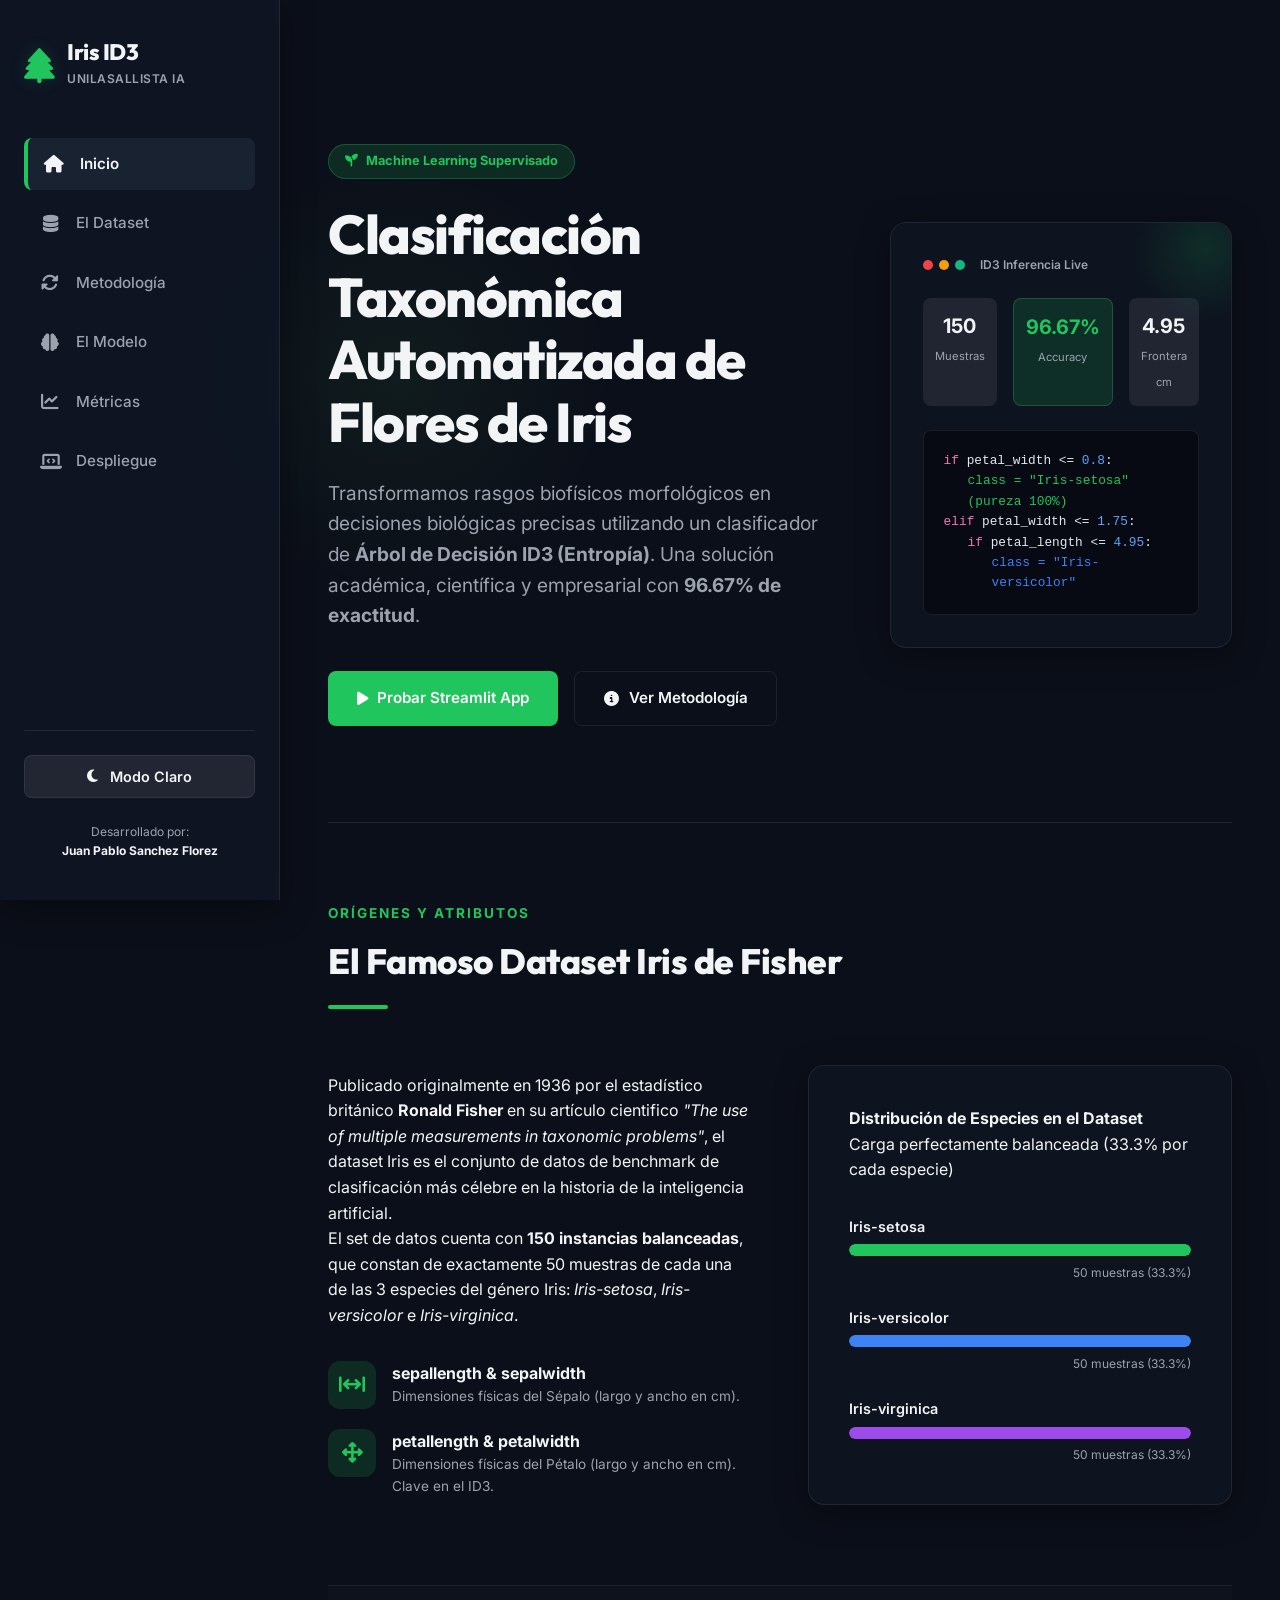
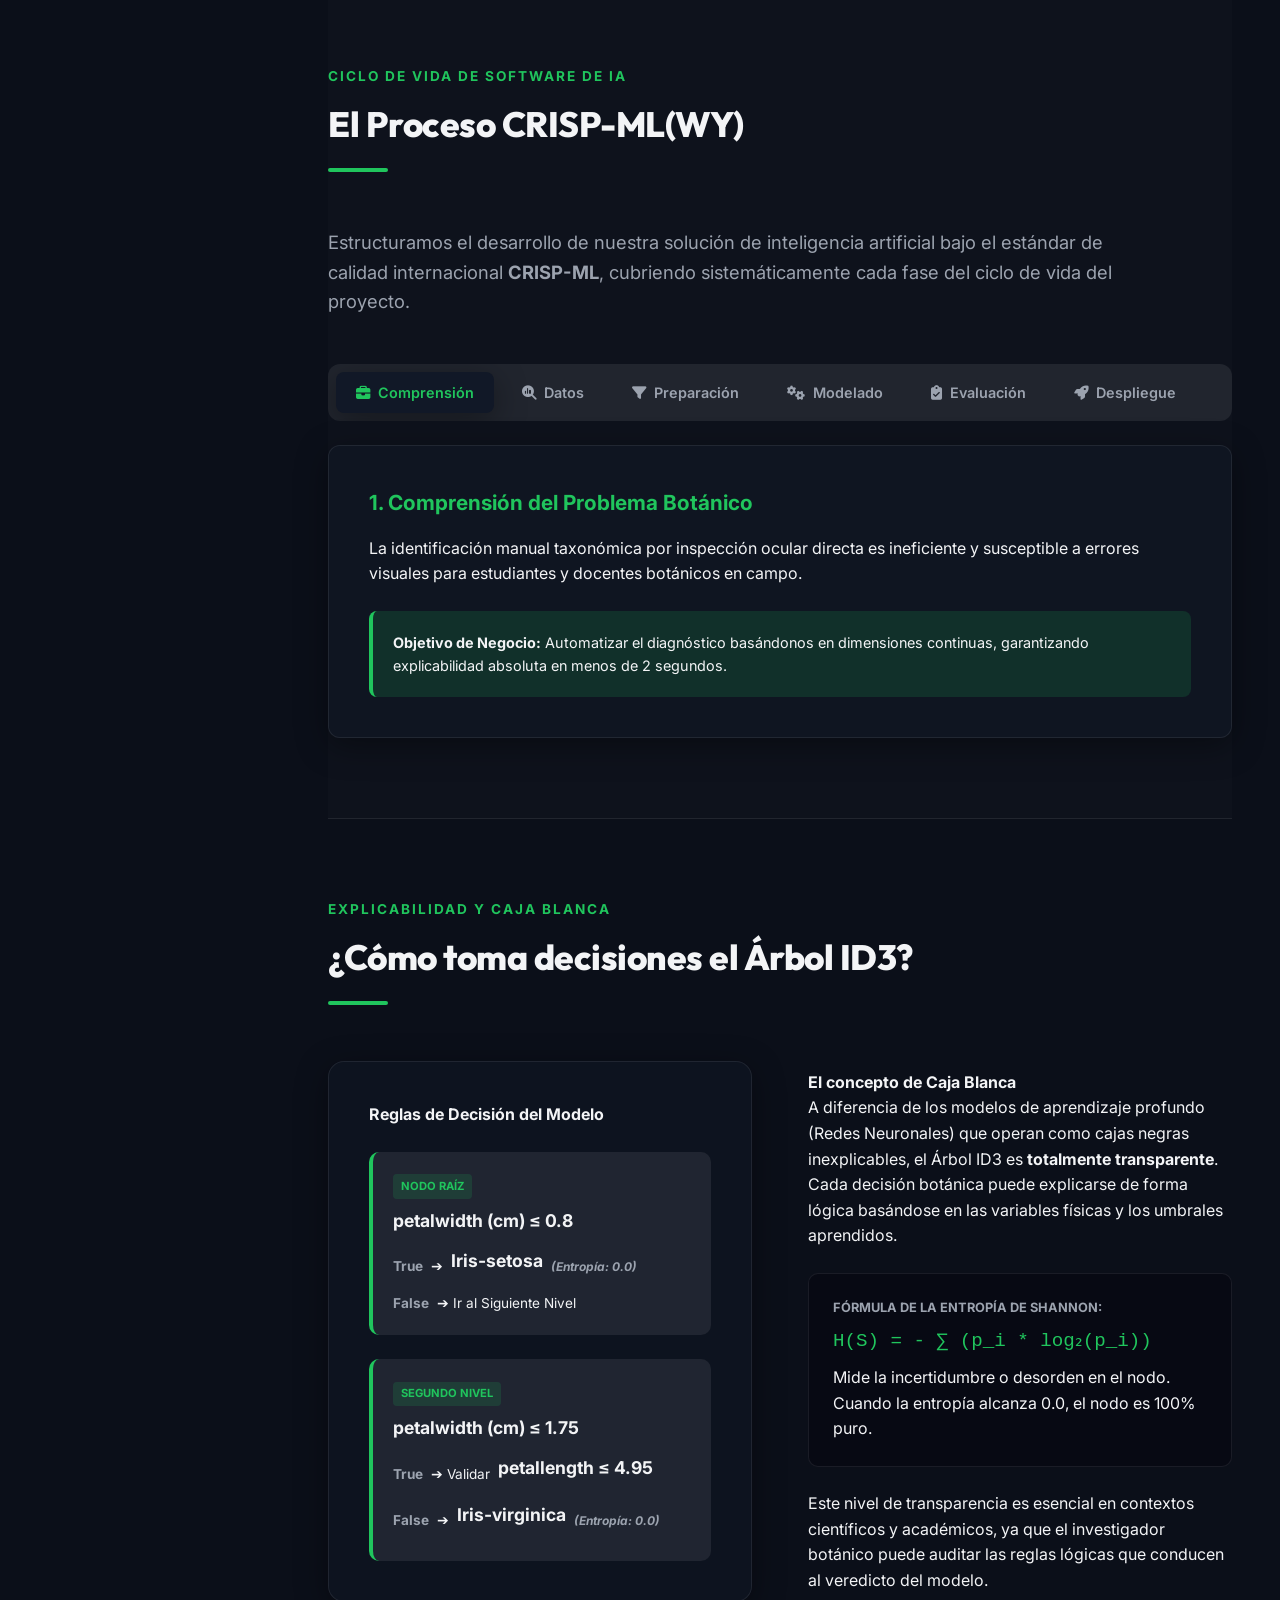
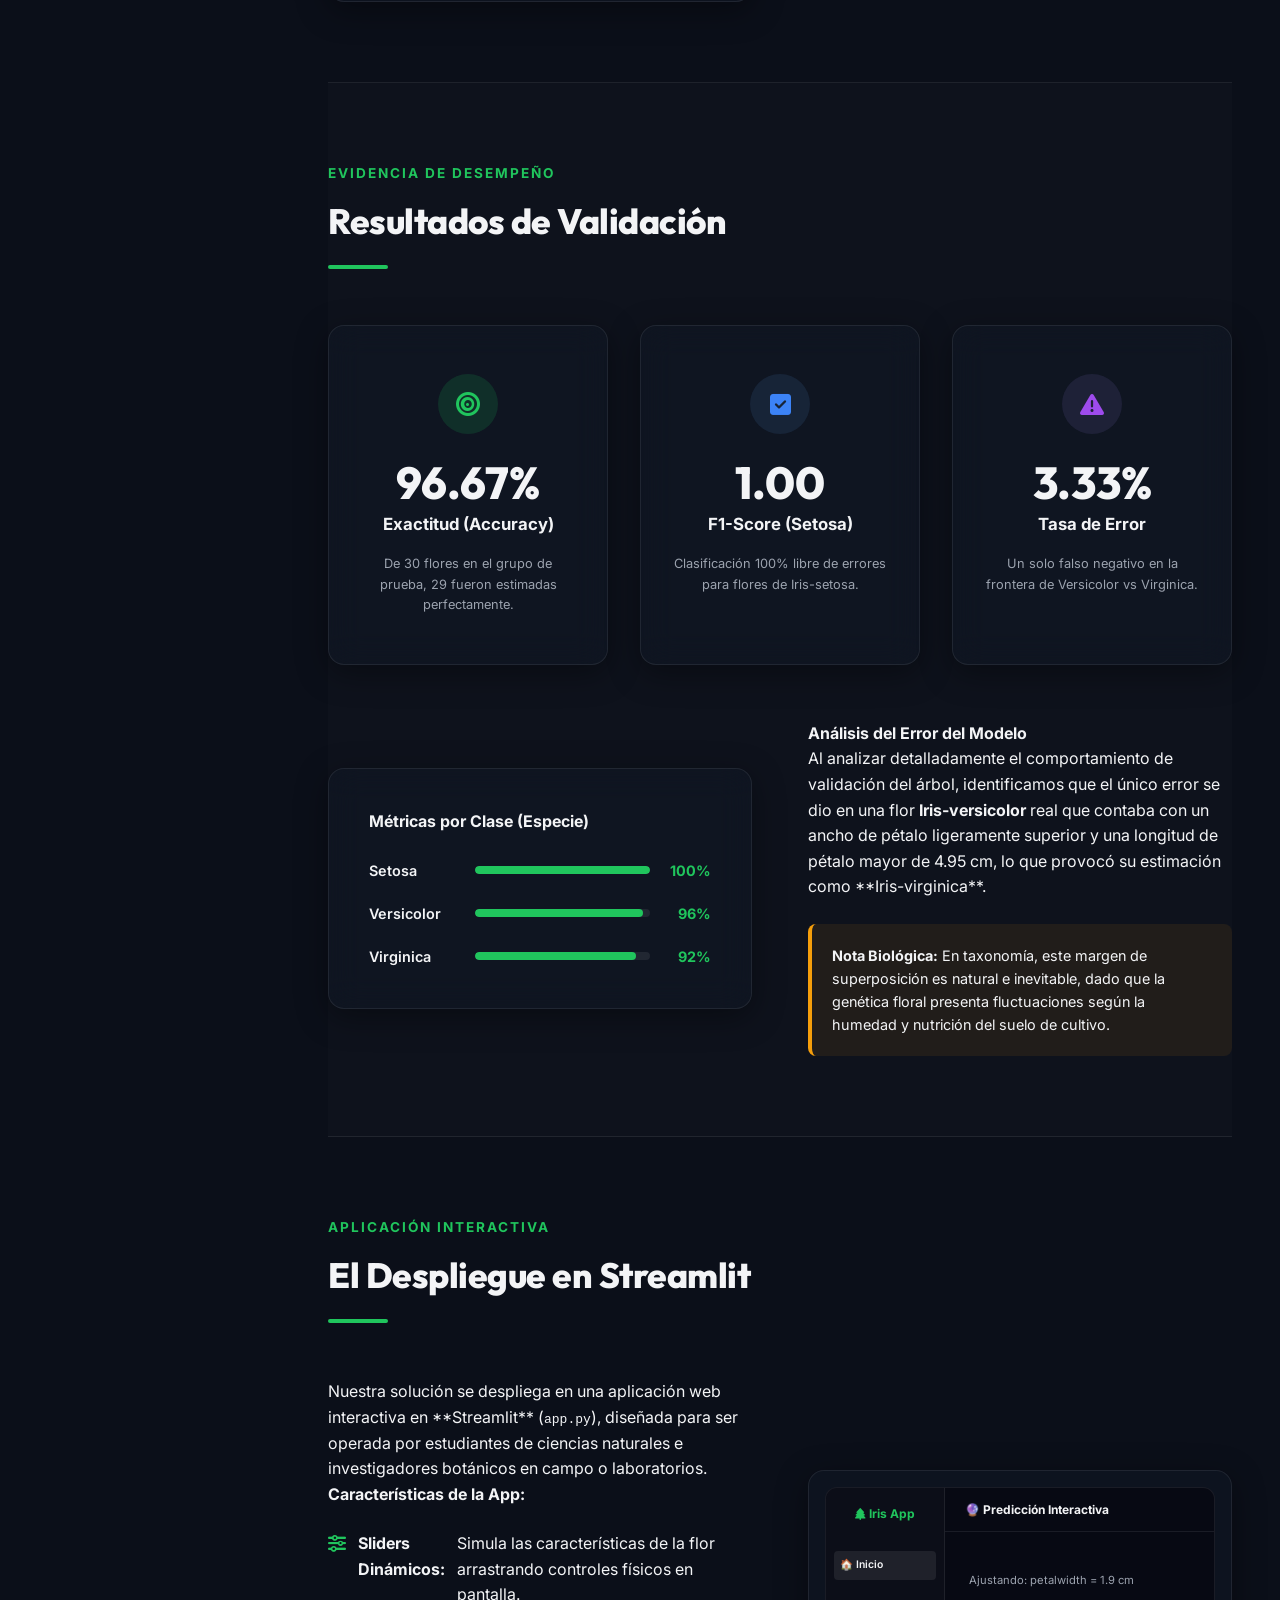
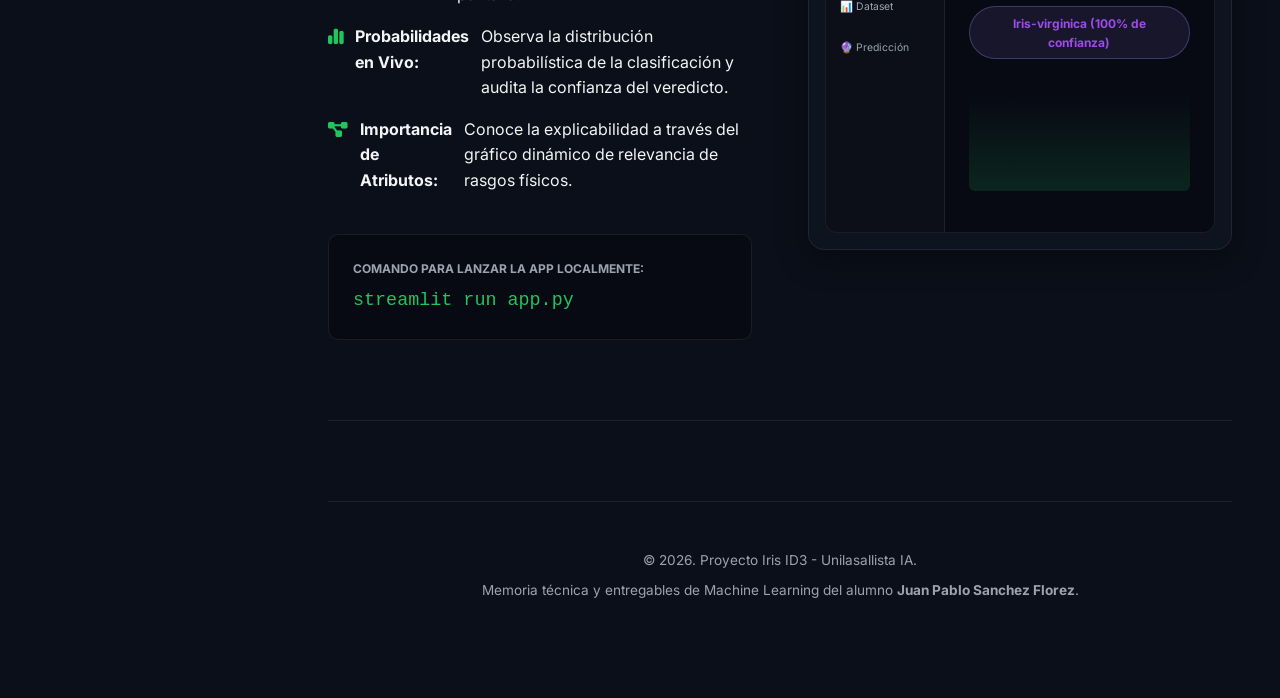
<file: index.html>
<!DOCTYPE html>
<html lang="es" data-theme="dark">
<head>
    <meta charset="UTF-8">
    <meta name="viewport" content="width=device-width, initial-scale=1.0">
    <title>Iris ID3 Classifier - Solución Integral IA</title>
    <!-- Google Fonts: Outfit & Inter -->
    <link rel="preconnect" href="https://fonts.googleapis.com">
    <link rel="preconnect" href="https://fonts.gstatic.com" crossorigin>
    <link href="https://fonts.googleapis.com/css2?family=Inter:wght@300;400;500;600;700&family=Outfit:wght@400;600;700;800&display=swap" rel="stylesheet">
    <!-- FontAwesome Icons -->
    <link rel="stylesheet" href="https://cdnjs.cloudflare.com/ajax/libs/font-awesome/6.4.0/css/all.min.css">
    <link rel="stylesheet" href="index.css">
</head>
<body>
    <!-- Theme Toggle Floating (Optional, inside sidebar) -->
    
    <div class="app-container">
        <!-- Sidebar Navigation -->
        <aside class="sidebar" id="app-sidebar">
            <div class="sidebar-brand">
                <i class="fa-solid fa-tree brand-icon"></i>
                <div class="brand-text">
                    <h1>Iris ID3</h1>
                    <span>Unilasallista IA</span>
                </div>
            </div>
            
            <nav class="sidebar-nav">
                <ul>
                    <li><a href="#hero" class="nav-link active" id="nav-hero"><i class="fa-solid fa-house"></i>Inicio</a></li>
                    <li><a href="#dataset" class="nav-link" id="nav-dataset"><i class="fa-solid fa-database"></i>El Dataset</a></li>
                    <li><a href="#crisp-ml" class="nav-link" id="nav-crisp-ml"><i class="fa-solid fa-rotate"></i>Metodología</a></li>
                    <li><a href="#model" class="nav-link" id="nav-model"><i class="fa-solid fa-brain"></i>El Modelo</a></li>
                    <li><a href="#metrics" class="nav-link" id="nav-metrics"><i class="fa-solid fa-chart-line"></i>Métricas</a></li>
                    <li><a href="#streamlit" class="nav-link" id="nav-streamlit"><i class="fa-solid fa-laptop-code"></i>Despliegue</a></li>
                </ul>
            </nav>
            
            <div class="sidebar-footer">
                <button class="theme-toggle" id="theme-toggle-btn" aria-label="Cambiar Tema">
                    <i class="fa-solid fa-sun light-icon"></i>
                    <i class="fa-solid fa-moon dark-icon"></i>
                    <span id="theme-toggle-text">Modo Claro</span>
                </button>
                <div class="author-tag">
                    <p>Desarrollado por:</p>
                    <strong>Juan Pablo Sanchez Florez</strong>
                </div>
            </div>
        </aside>

        <!-- Mobile Menu Toggle -->
        <button class="mobile-toggle" id="mobile-sidebar-toggle" aria-label="Mostrar Menú">
            <i class="fa-solid fa-bars"></i>
        </button>

        <!-- Scrollable Main Content -->
        <main class="content-area">
            <!-- HERO SECTION -->
            <section id="hero" class="hero-section">
                <div class="hero-bg-accent"></div>
                <div class="hero-content">
                    <span class="hero-badge"><i class="fa-solid fa-seedling"></i> Machine Learning Supervisado</span>
                    <h2 class="hero-title">Clasificación Taxonómica Automatizada de Flores de Iris</h2>
                    <p class="hero-description">
                        Transformamos rasgos biofísicos morfológicos en decisiones biológicas precisas utilizando un clasificador de <strong>Árbol de Decisión ID3 (Entropía)</strong>. Una solución académica, científica y empresarial con <strong>96.67% de exactitud</strong>.
                    </p>
                    <div class="hero-cta">
                        <a href="#streamlit" class="btn btn-primary" id="hero-btn-streamlit"><i class="fa-solid fa-play"></i> Probar Streamlit App</a>
                        <a href="#crisp-ml" class="btn btn-secondary" id="hero-btn-crisp"><i class="fa-solid fa-circle-info"></i> Ver Metodología</a>
                    </div>
                </div>
                
                <div class="hero-visual">
                    <div class="visual-card glassmorphic">
                        <div class="card-glow"></div>
                        <div class="visual-header">
                            <span class="dot red"></span>
                            <span class="dot yellow"></span>
                            <span class="dot green"></span>
                            <span class="visual-tag">ID3 Inferencia Live</span>
                        </div>
                        <div class="visual-body">
                            <div class="metric-grid-mini">
                                <div class="mini-metric">
                                    <span class="val">150</span>
                                    <span class="lbl">Muestras</span>
                                </div>
                                <div class="mini-metric highlight">
                                    <span class="val">96.67%</span>
                                    <span class="lbl">Accuracy</span>
                                </div>
                                <div class="mini-metric">
                                    <span class="val">4.95</span>
                                    <span class="lbl">Frontera cm</span>
                                </div>
                            </div>
                            <div class="code-box">
                                <span class="keyword">if</span> petal_width &lt;= <span class="number">0.8</span>:
                                <span class="indent text-setosa">class = "Iris-setosa" (pureza 100%)</span>
                                <span class="keyword">elif</span> petal_width &lt;= <span class="number">1.75</span>:
                                <span class="indent"><span class="keyword">if</span> petal_length &lt;= <span class="number">4.95</span>:</span>
                                <span class="double-indent text-versicolor">class = "Iris-versicolor"</span>
                            </div>
                        </div>
                    </div>
                </div>
            </section>

            <!-- DATASET SECTION -->
            <section id="dataset" class="section-container">
                <div class="section-header">
                    <span class="section-subtitle">Orígenes y Atributos</span>
                    <h3 class="section-title">El Famoso Dataset Iris de Fisher</h3>
                    <div class="header-line"></div>
                </div>
                
                <div class="grid-2col">
                    <div class="text-block">
                        <p>
                            Publicado originalmente en 1936 por el estadístico británico <strong>Ronald Fisher</strong> en su artículo cientifico <em>"The use of multiple measurements in taxonomic problems"</em>, el dataset Iris es el conjunto de datos de benchmark de clasificación más célebre en la historia de la inteligencia artificial.
                        </p>
                        <p>
                            El set de datos cuenta con <strong>150 instancias balanceadas</strong>, que constan de exactamente 50 muestras de cada una de las 3 especies del género Iris: <em>Iris-setosa</em>, <em>Iris-versicolor</em> e <em>Iris-virginica</em>.
                        </p>
                        <div class="features-list">
                            <div class="feature-item">
                                <div class="feature-icon"><i class="fa-solid fa-arrows-left-right-to-line"></i></div>
                                <div class="feature-info">
                                    <h4>sepallength & sepalwidth</h4>
                                    <p>Dimensiones físicas del Sépalo (largo y ancho en cm).</p>
                                </div>
                            </div>
                            <div class="feature-item">
                                <div class="feature-icon"><i class="fa-solid fa-arrows-up-down-left-right"></i></div>
                                <div class="feature-info">
                                    <h4>petallength & petalwidth</h4>
                                    <p>Dimensiones físicas del Pétalo (largo y ancho en cm). Clave en el ID3.</p>
                                </div>
                            </div>
                        </div>
                    </div>
                    
                    <div class="chart-block glassmorphic">
                        <h4>Distribución de Especies en el Dataset</h4>
                        <p class="chart-desc">Carga perfectamente balanceada (33.3% por cada especie)</p>
                        
                        <div class="custom-bar-chart">
                            <div class="bar-container">
                                <div class="bar-label">Iris-setosa</div>
                                <div class="bar-track">
                                    <div class="bar-fill setosa" style="width: 100%;"></div>
                                </div>
                                <div class="bar-value">50 muestras (33.3%)</div>
                            </div>
                            <div class="bar-container">
                                <div class="bar-label">Iris-versicolor</div>
                                <div class="bar-track">
                                    <div class="bar-fill versicolor" style="width: 100%;"></div>
                                </div>
                                <div class="bar-value">50 muestras (33.3%)</div>
                            </div>
                            <div class="bar-container">
                                <div class="bar-label">Iris-virginica</div>
                                <div class="bar-track">
                                    <div class="bar-fill virginica" style="width: 100%;"></div>
                                </div>
                                <div class="bar-value">50 muestras (33.3%)</div>
                            </div>
                        </div>
                    </div>
                </div>
            </section>

            <!-- CRISP-ML METHODOLOGY SECTION -->
            <section id="crisp-ml" class="section-container bg-offset">
                <div class="section-header">
                    <span class="section-subtitle">Ciclo de Vida de Software de IA</span>
                    <h3 class="section-title">El Proceso CRISP-ML(WY)</h3>
                    <div class="header-line"></div>
                </div>
                
                <p class="section-intro-text">
                    Estructuramos el desarrollo de nuestra solución de inteligencia artificial bajo el estándar de calidad internacional <strong>CRISP-ML</strong>, cubriendo sistemáticamente cada fase del ciclo de vida del proyecto.
                </p>

                <!-- Dynamic Tabs for CRISP-ML -->
                <div class="tab-control-wrapper">
                    <div class="tab-buttons" role="tablist">
                        <button class="tab-btn active" id="tab-business" role="tab" aria-selected="true" aria-controls="panel-business"><i class="fa-solid fa-briefcase"></i> Comprensión</button>
                        <button class="tab-btn" id="tab-data-und" role="tab" aria-selected="false" aria-controls="panel-data-und"><i class="fa-solid fa-magnifying-glass-chart"></i> Datos</button>
                        <button class="tab-btn" id="tab-prep" role="tab" aria-selected="false" aria-controls="panel-prep"><i class="fa-solid fa-filter"></i> Preparación</button>
                        <button class="tab-btn" id="tab-modeling" role="tab" aria-selected="false" aria-controls="panel-modeling"><i class="fa-solid fa-gears"></i> Modelado</button>
                        <button class="tab-btn" id="tab-eval" role="tab" aria-selected="false" aria-controls="panel-eval"><i class="fa-solid fa-clipboard-check"></i> Evaluación</button>
                        <button class="tab-btn" id="tab-deploy" role="tab" aria-selected="false" aria-controls="panel-deploy"><i class="fa-solid fa-rocket"></i> Despliegue</button>
                    </div>
                    
                    <div class="tab-panels">
                        <!-- PANEL 1: Business Understanding -->
                        <div class="tab-panel active" id="panel-business" role="tabpanel">
                            <h4>1. Comprensión del Problema Botánico</h4>
                            <p>
                                La identificación manual taxonómica por inspección ocular directa es ineficiente y susceptible a errores visuales para estudiantes y docentes botánicos en campo.
                            </p>
                            <div class="alert-box note">
                                <strong>Objetivo de Negocio:</strong> Automatizar el diagnóstico basándonos en dimensiones continuas, garantizando explicabilidad absoluta en menos de 2 segundos.
                            </div>
                        </div>
                        
                        <!-- PANEL 2: Data Understanding -->
                        <div class="tab-panel" id="panel-data-und" role="tabpanel">
                            <h4>2. Comprensión de los Datos</h4>
                            <p>
                                El conjunto contiene 150 instancias de lirios de origen histórico (Ronald Fisher, 1936). No contiene valores nulos ni duplicados críticos, y presenta un balance perfecto (50 muestras por clase).
                            </p>
                            <p>
                                Analizando la correlación y distribución espacial, los rasgos de pétalos (ancho/largo) demuestran una separación geométrica impecable en el espacio bidimensional para Setosa.
                            </p>
                        </div>
                        
                        <!-- PANEL 3: Data Preparation -->
                        <div class="tab-panel" id="panel-prep" role="tabpanel">
                            <h4>3. Preparación de los Datos (ETL)</h4>
                            <p>
                                Nuestro pipeline ETL aplica:
                            </p>
                            <ul>
                                <li>Validación biofísica de rangos de las variables predictoras continuas.</li>
                                <li>División en vectores de entrenamiento (80%) y prueba (20%) estratificada.</li>
                                <li>Utilización de semilla constante (<code>random_state=1</code>) para garantizar reproducibilidad exacta de los resultados.</li>
                            </ul>
                        </div>
                        
                        <!-- PANEL 4: Modeling -->
                        <div class="tab-panel" id="panel-modeling" role="tabpanel">
                            <h4>4. Modelado con Árbol ID3</h4>
                            <p>
                                Se entrena el algoritmo `DecisionTreeClassifier` configurado con el criterio de <strong>Entropía de Shannon</strong> (Base del ID3 clásico). El modelo calcula la ganancia de información (Information Gain) en cada división para reducir el desorden jerárquico.
                            </p>
                        </div>
                        
                        <!-- PANEL 5: Evaluation -->
                        <div class="tab-panel" id="panel-eval" role="tabpanel">
                            <h4>5. Evaluación Científica</h4>
                            <p>
                                El modelo se valida sobre el conjunto de test (30 instancias que no ha visto), logrando un **96.67% de exactitud**.
                            </p>
                            <p>
                                Se identifica 1 sola muestra clasificada incorrectamente (1 flor real Versicolor predicha como Virginica) debido a la coincidencia biológica en la frontera de las dimensiones de pétalos.
                            </p>
                        </div>
                        
                        <!-- PANEL 6: Deployment & Monitoring -->
                        <div class="tab-panel" id="panel-deploy" role="tabpanel">
                            <h4>6. Despliegue, Monitoreo y Mantenimiento</h4>
                            <p>
                                **Despliegue:** Inferencia interactiva web implementada mediante Streamlit, alojando el clasificador listo para su uso portátil.
                            </p>
                            <p>
                                **Mantenimiento y Monitoreo en Producción:**
                            </p>
                            <ul>
                                <li>Monitoreo de Deriva de Datos (Data Drift): Se recomienda vigilar las dimensiones si provienen de ecosistemas o invernaderos climatológicamente alterados.</li>
                                <li>Supervisión Humana: El modelo actúa como apoyo; la validación final pertenece al ecólogo botánico de campo.</li>
                            </ul>
                        </div>
                    </div>
                </div>
            </section>

            <!-- MODEL EXPLANATION SECTION -->
            <section id="model" class="section-container">
                <div class="section-header">
                    <span class="section-subtitle">Explicabilidad y Caja Blanca</span>
                    <h3 class="section-title">¿Cómo toma decisiones el Árbol ID3?</h3>
                    <div class="header-line"></div>
                </div>
                
                <div class="grid-2col">
                    <div class="tree-rules glassmorphic">
                        <h4>Reglas de Decisión del Modelo</h4>
                        <div class="rules-flow">
                            <div class="rule-node">
                                <span class="badge blue">Nodo Raíz</span>
                                <strong>petalwidth (cm) &le; 0.8</strong>
                                <div class="rule-branches">
                                    <div class="branch true"><span>True</span> ➔ <strong>Iris-setosa</strong> <span class="pure">(Entropía: 0.0)</span></div>
                                    <div class="branch false"><span>False</span> ➔ Ir al Siguiente Nivel</div>
                                </div>
                            </div>
                            <div class="rule-node">
                                <span class="badge blue">Segundo Nivel</span>
                                <strong>petalwidth (cm) &le; 1.75</strong>
                                <div class="rule-branches">
                                    <div class="branch true"><span>True</span> ➔ Validar <strong>petallength &le; 4.95</strong></div>
                                    <div class="branch false"><span>False</span> ➔ <strong>Iris-virginica</strong> <span class="pure">(Entropía: 0.0)</span></div>
                                </div>
                            </div>
                        </div>
                    </div>
                    
                    <div class="text-block">
                        <h4>El concepto de Caja Blanca</h4>
                        <p>
                            A diferencia de los modelos de aprendizaje profundo (Redes Neuronales) que operan como cajas negras inexplicables, el Árbol ID3 es <strong>totalmente transparente</strong>. Cada decisión botánica puede explicarse de forma lógica basándose en las variables físicas y los umbrales aprendidos.
                        </p>
                        <div class="formula-box">
                            <h5>Fórmula de la Entropía de Shannon:</h5>
                            <code>H(S) = - ∑ (p_i * log₂(p_i))</code>
                            <p>Mide la incertidumbre o desorden en el nodo. Cuando la entropía alcanza 0.0, el nodo es 100% puro.</p>
                        </div>
                        <p>
                            Este nivel de transparencia es esencial en contextos científicos y académicos, ya que el investigador botánico puede auditar las reglas lógicas que conducen al veredicto del modelo.
                        </p>
                    </div>
                </div>
            </section>

            <!-- RESULTS AND METRICS SECTION -->
            <section id="metrics" class="section-container bg-offset">
                <div class="section-header">
                    <span class="section-subtitle">Evidencia de Desempeño</span>
                    <h3 class="section-title">Resultados de Validación</h3>
                    <div class="header-line"></div>
                </div>
                
                <div class="metrics-grid">
                    <div class="metric-widget glassmorphic card-hover">
                        <div class="widget-icon green"><i class="fa-solid fa-bullseye"></i></div>
                        <div class="widget-value">96.67%</div>
                        <div class="widget-label">Exactitud (Accuracy)</div>
                        <p>De 30 flores en el grupo de prueba, 29 fueron estimadas perfectamente.</p>
                    </div>
                    
                    <div class="metric-widget glassmorphic card-hover">
                        <div class="widget-icon blue"><i class="fa-solid fa-square-check"></i></div>
                        <div class="widget-value">1.00</div>
                        <div class="widget-label">F1-Score (Setosa)</div>
                        <p>Clasificación 100% libre de errores para flores de Iris-setosa.</p>
                    </div>
                    
                    <div class="metric-widget glassmorphic card-hover">
                        <div class="widget-icon purple"><i class="fa-solid fa-triangle-exclamation"></i></div>
                        <div class="widget-value">3.33%</div>
                        <div class="widget-label">Tasa de Error</div>
                        <p>Un solo falso negativo en la frontera de Versicolor vs Virginica.</p>
                    </div>
                </div>
                
                <div class="grid-2col margin-top-large">
                    <div class="chart-block glassmorphic">
                        <h4>Métricas por Clase (Especie)</h4>
                        <div class="class-metrics-list">
                            <div class="class-metric-row">
                                <span class="c-name">Setosa</span>
                                <span class="c-bar-wrapper"><span class="c-bar" style="width: 100%;"></span></span>
                                <span class="c-val">100%</span>
                            </div>
                            <div class="class-metric-row">
                                <span class="c-name">Versicolor</span>
                                <span class="c-bar-wrapper"><span class="c-bar" style="width: 96%;"></span></span>
                                <span class="c-val">96%</span>
                            </div>
                            <div class="class-metric-row">
                                <span class="c-name">Virginica</span>
                                <span class="c-bar-wrapper"><span class="c-bar" style="width: 92%;"></span></span>
                                <span class="c-val">92%</span>
                            </div>
                        </div>
                    </div>
                    
                    <div class="text-block">
                        <h4>Análisis del Error del Modelo</h4>
                        <p>
                            Al analizar detalladamente el comportamiento de validación del árbol, identificamos que el único error se dio en una flor <strong>Iris-versicolor</strong> real que contaba con un ancho de pétalo ligeramente superior y una longitud de pétalo mayor de 4.95 cm, lo que provocó su estimación como **Iris-virginica**.
                        </p>
                        <div class="alert-box warning">
                            <strong>Nota Biológica:</strong> En taxonomía, este margen de superposición es natural e inevitable, dado que la genética floral presenta fluctuaciones según la humedad y nutrición del suelo de cultivo.
                        </div>
                    </div>
                </div>
            </section>

            <!-- STREAMLIT DEPLOYMENT SECTION -->
            <section id="streamlit" class="section-container">
                <div class="section-header">
                    <span class="section-subtitle">Aplicación Interactiva</span>
                    <h3 class="section-title">El Despliegue en Streamlit</h3>
                    <div class="header-line"></div>
                </div>
                
                <div class="grid-2col">
                    <div class="text-block">
                        <p>
                            Nuestra solución se despliega en una aplicación web interactiva en **Streamlit** (<code>app.py</code>), diseñada para ser operada por estudiantes de ciencias naturales e investigadores botánicos en campo o laboratorios.
                        </p>
                        <h4>Características de la App:</h4>
                        <ul class="fancy-list">
                            <li><i class="fa-solid fa-sliders text-green"></i> <strong>Sliders Dinámicos:</strong> Simula las características de la flor arrastrando controles físicos en pantalla.</li>
                            <li><i class="fa-solid fa-chart-simple text-green"></i> <strong>Probabilidades en Vivo:</strong> Observa la distribución probabilística de la clasificación y audita la confianza del veredicto.</li>
                            <li><i class="fa-solid fa-diagram-project text-green"></i> <strong>Importancia de Atributos:</strong> Conoce la explicabilidad a través del gráfico dinámico de relevancia de rasgos físicos.</li>
                        </ul>
                        
                        <div class="exec-command-box">
                            <p>Comando para lanzar la App localmente:</p>
                            <code>streamlit run app.py</code>
                        </div>
                    </div>
                    
                    <div class="streamlit-visual glassmorphic">
                        <div class="app-mockup">
                            <div class="mockup-sidebar">
                                <div class="mockup-logo"><i class="fa-solid fa-tree"></i> Iris App</div>
                                <div class="mockup-item active">🏠 Inicio</div>
                                <div class="mockup-item">📊 Dataset</div>
                                <div class="mockup-item">🔮 Predicción</div>
                            </div>
                            <div class="mockup-main">
                                <div class="mockup-header">🔮 Predicción Interactiva</div>
                                <div class="mockup-content-box">
                                    <span class="mockup-lbl">Ajustando: petalwidth = 1.9 cm</span>
                                    <div class="mockup-badge virginica">Iris-virginica (100% de confianza)</div>
                                    <div class="mockup-chart-bar"></div>
                                </div>
                            </div>
                        </div>
                    </div>
                </div>
            </section>

            <!-- FOOTER -->
            <footer class="app-footer">
                <div class="footer-content">
                    <p>&copy; 2026. Proyecto Iris ID3 - Unilasallista IA.</p>
                    <p>Memoria técnica y entregables de Machine Learning del alumno <strong>Juan Pablo Sanchez Florez</strong>.</p>
                </div>
            </footer>
        </main>
    </div>

    <script src="index.js"></script>
</body>
</html>
</file>
<file: index.css>
/* --- Premium Design System & Stylesheet --- */

/* Google Fonts Import */
@import url('https://fonts.googleapis.com/css2?family=Inter:wght@300;400;500;600;700&family=Outfit:wght@400;600;700;800&display=swap');

:root {
    /* Fonts definition */
    --font-heading: 'Outfit', 'Inter', sans-serif;
    --font-body: 'Inter', sans-serif;

    /* Theme colors: Dark Mode (Default) */
    --theme-bg: #0b0f19;
    --theme-content-bg: #111827;
    --theme-border: rgba(255, 255, 255, 0.08);
    --theme-text-primary: #f3f4f6;
    --theme-text-secondary: #9ca3af;
    
    /* Elegant HSL Accents */
    --accent-green-h: 142;
    --accent-green-s: 72%;
    --accent-green-l: 45%;
    --accent-green: hsl(var(--accent-green-h), var(--accent-green-s), var(--accent-green-l));
    --accent-green-hover: hsl(var(--accent-green-h), var(--accent-green-s), calc(var(--accent-green-l) - 10%));
    --accent-green-glow: hsla(var(--accent-green-h), var(--accent-green-s), var(--accent-green-l), 0.15);

    --accent-blue-h: 217;
    --accent-blue-s: 91%;
    --accent-blue-l: 60%;
    --accent-blue: hsl(var(--accent-blue-h), var(--accent-blue-s), var(--accent-blue-l));

    --accent-purple-h: 271;
    --accent-purple-s: 81%;
    --accent-purple-l: 61%;
    --accent-purple: hsl(var(--accent-purple-h), var(--accent-purple-s), var(--accent-purple-l));

    /* UI Elements */
    --sidebar-width: 280px;
    --sidebar-bg: rgba(17, 24, 39, 0.7);
    --card-bg: rgba(17, 24, 39, 0.5);
    --card-hover-bg: rgba(31, 41, 55, 0.7);
    --blur-strength: 16px;
    
    --shadow-premium: 0 8px 32px 0 rgba(0, 0, 0, 0.37);
    --transition-smooth: all 0.3s cubic-bezier(0.4, 0, 0.2, 1);
}

/* Light Theme Variables */
[data-theme="light"] {
    --theme-bg: #f8fafc;
    --theme-content-bg: #ffffff;
    --theme-border: rgba(0, 0, 0, 0.08);
    --theme-text-primary: #0f172a;
    --theme-text-secondary: #475569;

    --accent-green-l: 40%;
    --accent-green: hsl(var(--accent-green-h), var(--accent-green-s), var(--accent-green-l));
    --accent-green-hover: hsl(var(--accent-green-h), var(--accent-green-s), calc(var(--accent-green-l) - 8%));
    --accent-green-glow: hsla(var(--accent-green-h), var(--accent-green-s), var(--accent-green-l), 0.08);

    --sidebar-bg: rgba(255, 255, 255, 0.75);
    --card-bg: rgba(255, 255, 255, 0.65);
    --card-hover-bg: rgba(241, 245, 249, 0.95);
    --shadow-premium: 0 8px 32px 0 rgba(148, 163, 184, 0.15);
}

/* --- Base Resets --- */
* {
    margin: 0;
    padding: 0;
    box-sizing: border-box;
}

html {
    scroll-behavior: smooth;
}

body {
    font-family: var(--font-body);
    background-color: var(--theme-bg);
    color: var(--theme-text-primary);
    overflow-x: hidden;
    line-height: 1.6;
    transition: var(--transition-smooth);
}

/* --- Layout Structure --- */
.app-container {
    display: flex;
    min-height: 100vh;
    position: relative;
}

/* --- Fixed Left Sidebar --- */
.sidebar {
    width: var(--sidebar-width);
    background-color: var(--sidebar-bg);
    backdrop-filter: blur(var(--blur-strength));
    -webkit-backdrop-filter: blur(var(--blur-strength));
    border-right: 1px solid var(--theme-border);
    padding: 2.5rem 1.5rem;
    display: flex;
    flex-direction: column;
    height: 100vh;
    position: fixed;
    top: 0;
    left: 0;
    z-index: 100;
    transition: var(--transition-smooth);
    box-shadow: var(--shadow-premium);
}

.sidebar-brand {
    display: flex;
    align-items: center;
    gap: 0.75rem;
    margin-bottom: 3rem;
}

.brand-icon {
    font-size: 2.2rem;
    color: var(--accent-green);
    filter: drop-shadow(0 0 8px var(--accent-green-glow));
}

.brand-text h1 {
    font-family: var(--font-heading);
    font-size: 1.4rem;
    font-weight: 800;
    letter-spacing: -0.5px;
    line-height: 1.1;
}

.brand-text span {
    font-size: 0.75rem;
    color: var(--theme-text-secondary);
    text-transform: uppercase;
    font-weight: 600;
    letter-spacing: 0.5px;
}

/* Navigation Links */
.sidebar-nav {
    flex-grow: 1;
}

.sidebar-nav ul {
    list-style: none;
    display: flex;
    flex-direction: column;
    gap: 0.5rem;
}

.nav-link {
    display: flex;
    align-items: center;
    gap: 1rem;
    padding: 0.85rem 1rem;
    color: var(--theme-text-secondary);
    text-decoration: none;
    font-weight: 500;
    font-size: 0.95rem;
    border-radius: 8px;
    transition: var(--transition-smooth);
}

.nav-link i {
    font-size: 1.1rem;
    width: 20px;
    text-align: center;
}

.nav-link:hover, .nav-link.active {
    color: var(--theme-text-primary);
    background-color: var(--card-hover-bg);
}

.nav-link.active {
    border-left: 4px solid var(--accent-green);
    font-weight: 600;
}

/* Sidebar Footer / Controls */
.sidebar-footer {
    display: flex;
    flex-direction: column;
    gap: 1.5rem;
    padding-top: 1.5rem;
    border-top: 1px solid var(--theme-border);
}

.theme-toggle {
    display: flex;
    align-items: center;
    justify-content: center;
    gap: 0.75rem;
    background-color: var(--theme-border);
    border: 1px solid var(--theme-border);
    color: var(--theme-text-primary);
    padding: 0.75rem 1rem;
    border-radius: 8px;
    cursor: pointer;
    font-family: var(--font-body);
    font-weight: 600;
    font-size: 0.9rem;
    transition: var(--transition-smooth);
}

.theme-toggle:hover {
    background-color: var(--card-hover-bg);
}

/* Icons toggle based on theme */
.light-icon { display: none; }
.dark-icon { display: inline-block; }

[data-theme="light"] .light-icon { display: inline-block; }
[data-theme="light"] .dark-icon { display: none; }

.author-tag {
    font-size: 0.75rem;
    color: var(--theme-text-secondary);
    text-align: center;
}

.author-tag strong {
    color: var(--theme-text-primary);
}

/* --- Mobile Menu Toggle --- */
.mobile-toggle {
    display: none;
    position: fixed;
    top: 1rem;
    right: 1rem;
    z-index: 110;
    background-color: var(--theme-content-bg);
    border: 1px solid var(--theme-border);
    color: var(--theme-text-primary);
    width: 44px;
    height: 44px;
    border-radius: 50%;
    align-items: center;
    justify-content: center;
    cursor: pointer;
    box-shadow: var(--shadow-premium);
}

/* --- Scrollable Content Area --- */
.content-area {
    margin-left: var(--sidebar-width);
    flex-grow: 1;
    padding: 3rem;
    max-width: 1300px;
    width: calc(100% - var(--sidebar-width));
}

/* --- Section Formatting --- */
.section-container {
    padding: 5rem 0;
    border-bottom: 1px solid var(--theme-border);
}

.bg-offset {
    background-color: rgba(255, 255, 255, 0.01);
}

.section-header {
    margin-bottom: 3.5rem;
}

.section-subtitle {
    font-size: 0.85rem;
    color: var(--accent-green);
    text-transform: uppercase;
    font-weight: 700;
    letter-spacing: 2px;
    display: block;
    margin-bottom: 0.5rem;
}

.section-title {
    font-family: var(--font-heading);
    font-size: 2.2rem;
    font-weight: 800;
    letter-spacing: -0.5px;
}

.header-line {
    width: 60px;
    height: 4px;
    background-color: var(--accent-green);
    border-radius: 2px;
    margin-top: 1rem;
}

.section-intro-text {
    font-size: 1.15rem;
    color: var(--theme-text-secondary);
    max-width: 800px;
    margin-bottom: 3rem;
}

/* --- Glassmorphic Cards --- */
.glassmorphic {
    background-color: var(--card-bg);
    backdrop-filter: blur(var(--blur-strength));
    -webkit-backdrop-filter: blur(var(--blur-strength));
    border: 1px solid var(--theme-border);
    border-radius: 16px;
    padding: 2.5rem;
    box-shadow: var(--shadow-premium);
    position: relative;
    overflow: hidden;
}

.card-glow {
    position: absolute;
    top: -50px;
    right: -50px;
    width: 150px;
    height: 150px;
    background: radial-gradient(circle, var(--accent-green-glow) 0%, transparent 70%);
    pointer-events: none;
}

.card-hover {
    transition: var(--transition-smooth);
}

.card-hover:hover {
    background-color: var(--card-hover-bg);
    transform: translateY(-5px);
}

/* --- Grid Systems --- */
.grid-2col {
    display: grid;
    grid-template-columns: 1fr 1fr;
    gap: 3.5rem;
    align-items: center;
}

/* --- Hero Section --- */
.hero-section {
    position: relative;
    padding: 6rem 0;
    display: grid;
    grid-template-columns: 1.2fr 0.8fr;
    gap: 3rem;
    align-items: center;
    border-bottom: 1px solid var(--theme-border);
}

.hero-bg-accent {
    position: absolute;
    top: 10%;
    left: -20%;
    width: 500px;
    height: 500px;
    background: radial-gradient(circle, rgba(76, 175, 80, 0.08) 0%, transparent 60%);
    pointer-events: none;
    z-index: 0;
}

.hero-content {
    position: relative;
    z-index: 2;
}

.hero-badge {
    display: inline-flex;
    align-items: center;
    gap: 0.5rem;
    background-color: var(--accent-green-glow);
    color: var(--accent-green);
    border: 1px solid hsla(var(--accent-green-h), var(--accent-green-s), var(--accent-green-l), 0.3);
    padding: 0.4rem 1rem;
    border-radius: 50px;
    font-size: 0.8rem;
    font-weight: 700;
    margin-bottom: 1.5rem;
}

.hero-title {
    font-family: var(--font-heading);
    font-size: 3.4rem;
    font-weight: 800;
    line-height: 1.15;
    letter-spacing: -1.5px;
    margin-bottom: 1.5rem;
}

.hero-description {
    font-size: 1.2rem;
    color: var(--theme-text-secondary);
    margin-bottom: 2.5rem;
    max-width: 620px;
}

.hero-cta {
    display: flex;
    gap: 1rem;
}

/* --- Buttons --- */
.btn {
    display: inline-flex;
    align-items: center;
    gap: 0.6rem;
    padding: 0.9rem 1.8rem;
    border-radius: 8px;
    font-family: var(--font-body);
    font-weight: 600;
    font-size: 0.95rem;
    text-decoration: none;
    cursor: pointer;
    transition: var(--transition-smooth);
}

.btn-primary {
    background-color: var(--accent-green);
    color: #ffffff;
    border: none;
}

.btn-primary:hover {
    background-color: var(--accent-green-hover);
    transform: translateY(-2px);
    box-shadow: 0 8px 20px rgba(76, 175, 80, 0.25);
}

.btn-secondary {
    background-color: transparent;
    color: var(--theme-text-primary);
    border: 1px solid var(--theme-border);
}

.btn-secondary:hover {
    background-color: var(--theme-border);
    transform: translateY(-2px);
}

/* --- Hero Visual Mini-App mockup --- */
.visual-card {
    padding: 2rem;
}

.visual-header {
    display: flex;
    align-items: center;
    gap: 0.4rem;
    margin-bottom: 1.5rem;
}

.dot {
    width: 10px;
    height: 10px;
    border-radius: 50%;
}
.dot.red { background-color: #ef4444; }
.dot.yellow { background-color: #f59e0b; }
.dot.green { background-color: #10b981; }

.visual-tag {
    font-size: 0.75rem;
    color: var(--theme-text-secondary);
    margin-left: 0.5rem;
    font-weight: 600;
}

.metric-grid-mini {
    display: grid;
    grid-template-columns: repeat(3, 1fr);
    gap: 1rem;
    margin-bottom: 1.5rem;
}

.mini-metric {
    background-color: var(--theme-border);
    border-radius: 8px;
    padding: 0.75rem;
    text-align: center;
}

.mini-metric.highlight {
    background-color: var(--accent-green-glow);
    border: 1px solid rgba(76, 175, 80, 0.3);
}

.mini-metric .val {
    display: block;
    font-size: 1.25rem;
    font-weight: 700;
    color: var(--theme-text-primary);
}

.mini-metric.highlight .val {
    color: var(--accent-green);
}

.mini-metric .lbl {
    font-size: 0.7rem;
    color: var(--theme-text-secondary);
}

.code-box {
    background-color: #070913;
    padding: 1.25rem;
    border-radius: 8px;
    font-family: 'Courier New', Courier, monospace;
    font-size: 0.8rem;
    color: #e2e8f0;
    border: 1px solid var(--theme-border);
}

.code-box .keyword { color: #f472b6; }
.code-box .number { color: #60a5fa; }
.code-box .indent { display: block; padding-left: 1.5rem; }
.code-box .double-indent { display: block; padding-left: 3rem; }
.code-box .text-setosa { color: var(--accent-green); }
.code-box .text-versicolor { color: var(--accent-blue); }

/* --- Dataset Features --- */
.features-list {
    margin-top: 2rem;
    display: flex;
    flex-direction: column;
    gap: 1.25rem;
}

.feature-item {
    display: flex;
    gap: 1rem;
}

.feature-icon {
    width: 48px;
    height: 48px;
    background-color: var(--accent-green-glow);
    color: var(--accent-green);
    border-radius: 12px;
    display: flex;
    align-items: center;
    justify-content: center;
    font-size: 1.3rem;
    flex-shrink: 0;
}

.feature-info h4 {
    font-size: 1rem;
    font-weight: 700;
}

.feature-info p {
    font-size: 0.85rem;
    color: var(--theme-text-secondary);
}

/* --- Custom Bar Chart --- */
.custom-bar-chart {
    display: flex;
    flex-direction: column;
    gap: 1.5rem;
    margin-top: 2rem;
}

.bar-container {
    display: flex;
    flex-direction: column;
    gap: 0.4rem;
}

.bar-label {
    font-size: 0.9rem;
    font-weight: 600;
}

.bar-track {
    height: 12px;
    background-color: var(--theme-border);
    border-radius: 6px;
    overflow: hidden;
}

.bar-fill {
    height: 100%;
    border-radius: 6px;
}

.bar-fill.setosa { background-color: var(--accent-green); }
.bar-fill.versicolor { background-color: var(--accent-blue); }
.bar-fill.virginica { background-color: var(--accent-purple); }

.bar-value {
    font-size: 0.75rem;
    color: var(--theme-text-secondary);
    text-align: right;
}

/* --- CRISP-ML Tabs --- */
.tab-control-wrapper {
    margin-top: 1rem;
}

.tab-buttons {
    display: flex;
    gap: 0.5rem;
    background-color: var(--theme-border);
    padding: 0.5rem;
    border-radius: 12px;
    overflow-x: auto;
}

.tab-btn {
    display: inline-flex;
    align-items: center;
    gap: 0.5rem;
    background-color: transparent;
    border: none;
    color: var(--theme-text-secondary);
    padding: 0.75rem 1.25rem;
    border-radius: 8px;
    font-family: var(--font-body);
    font-weight: 600;
    font-size: 0.9rem;
    cursor: pointer;
    white-space: nowrap;
    transition: var(--transition-smooth);
}

.tab-btn:hover {
    color: var(--theme-text-primary);
}

.tab-btn.active {
    background-color: var(--theme-content-bg);
    color: var(--accent-green);
    box-shadow: var(--shadow-premium);
}

.tab-panels {
    margin-top: 1.5rem;
}

.tab-panel {
    display: none;
    background-color: var(--card-bg);
    border: 1px solid var(--theme-border);
    border-radius: 12px;
    padding: 2.5rem;
    box-shadow: var(--shadow-premium);
    animation: fadeIn 0.4s ease;
}

.tab-panel.active {
    display: block;
}

.tab-panel h4 {
    font-size: 1.3rem;
    font-weight: 700;
    margin-bottom: 1rem;
    color: var(--accent-green);
}

.tab-panel p {
    margin-bottom: 1.25rem;
}

.tab-panel ul {
    list-style-type: none;
    display: flex;
    flex-direction: column;
    gap: 0.5rem;
}

.tab-panel ul li {
    position: relative;
    padding-left: 1.5rem;
}

.tab-panel ul li::before {
    content: "✓";
    position: absolute;
    left: 0;
    color: var(--accent-green);
    font-weight: bold;
}

.alert-box {
    padding: 1.25rem;
    border-radius: 8px;
    margin-top: 1.5rem;
    border-left: 4px solid;
    font-size: 0.9rem;
}

.alert-box.note {
    background-color: var(--accent-green-glow);
    border-color: var(--accent-green);
}

.alert-box.warning {
    background-color: rgba(245, 158, 11, 0.08);
    border-color: #f59e0b;
}

@keyframes fadeIn {
    from { opacity: 0; transform: translateY(8px); }
    to { opacity: 1; transform: translateY(0); }
}

/* --- Model Decision Flow --- */
.tree-rules {
    display: flex;
    flex-direction: column;
    gap: 1.5rem;
}

.rules-flow {
    display: flex;
    flex-direction: column;
    gap: 1.5rem;
}

.rule-node {
    background-color: var(--theme-border);
    border-radius: 10px;
    padding: 1.25rem;
    border-left: 4px solid var(--accent-green);
}

.rule-node .badge {
    display: inline-block;
    font-size: 0.7rem;
    font-weight: 700;
    padding: 0.2rem 0.5rem;
    border-radius: 4px;
    margin-bottom: 0.5rem;
    text-transform: uppercase;
}

.rule-node .badge.blue {
    background-color: var(--accent-green-glow);
    color: var(--accent-green);
}

.rule-node strong {
    display: block;
    font-size: 1.1rem;
    margin-bottom: 0.75rem;
}

.rule-branches {
    display: flex;
    flex-direction: column;
    gap: 0.4rem;
    font-size: 0.85rem;
}

.branch {
    display: flex;
    align-items: center;
    gap: 0.5rem;
}

.branch span {
    font-weight: bold;
    color: var(--theme-text-secondary);
}

.branch .pure {
    font-size: 0.75rem;
    color: var(--theme-text-secondary);
    font-style: italic;
}

.formula-box {
    background-color: #070913;
    padding: 1.5rem;
    border-radius: 10px;
    margin: 1.5rem 0;
    border: 1px solid var(--theme-border);
}

.formula-box h5 {
    font-size: 0.8rem;
    text-transform: uppercase;
    color: var(--theme-text-secondary);
    margin-bottom: 0.5rem;
}

.formula-box code {
    font-size: 1.2rem;
    color: var(--accent-green);
    display: block;
    margin-bottom: 0.5rem;
}

/* --- Metrics Grid --- */
.metrics-grid {
    display: grid;
    grid-template-columns: repeat(3, 1fr);
    gap: 2rem;
    margin-top: 2rem;
}

.metric-widget {
    text-align: center;
    padding: 3rem 2rem;
}

.widget-icon {
    width: 60px;
    height: 60px;
    border-radius: 50%;
    display: inline-flex;
    align-items: center;
    justify-content: center;
    font-size: 1.5rem;
    margin-bottom: 1.5rem;
}

.widget-icon.green { background-color: var(--accent-green-glow); color: var(--accent-green); }
.widget-icon.blue { background-color: rgba(96, 165, 250, 0.1); color: var(--accent-blue); }
.widget-icon.purple { background-color: rgba(167, 139, 250, 0.1); color: var(--accent-purple); }

.widget-value {
    font-family: var(--font-heading);
    font-size: 2.8rem;
    font-weight: 800;
    line-height: 1.1;
    margin-bottom: 0.25rem;
}

.widget-label {
    font-size: 1.05rem;
    font-weight: 700;
    margin-bottom: 1rem;
}

.metric-widget p {
    font-size: 0.8rem;
    color: var(--theme-text-secondary);
}

.class-metrics-list {
    display: flex;
    flex-direction: column;
    gap: 1.25rem;
    margin-top: 1.5rem;
}

.class-metric-row {
    display: flex;
    align-items: center;
    gap: 1rem;
}

.c-name {
    width: 90px;
    font-weight: 600;
    font-size: 0.9rem;
}

.c-bar-wrapper {
    flex-grow: 1;
    height: 8px;
    background-color: var(--theme-border);
    border-radius: 4px;
    overflow: hidden;
}

.c-bar {
    display: block;
    height: 100%;
    background-color: var(--accent-green);
    border-radius: 4px;
}

.c-val {
    width: 45px;
    font-weight: 700;
    font-size: 0.9rem;
    text-align: right;
    color: var(--accent-green);
}

.margin-top-large {
    margin-top: 3.5rem;
}

/* --- Streamlit Integration Section --- */
.fancy-list {
    list-style: none;
    display: flex;
    flex-direction: column;
    gap: 1rem;
    margin-top: 1.5rem;
}

.fancy-list li {
    display: flex;
    gap: 0.75rem;
    align-items: flex-start;
}

.fancy-list i {
    margin-top: 0.25rem;
    font-size: 1.1rem;
}

.text-green { color: var(--accent-green); }

.exec-command-box {
    background-color: #070913;
    border-radius: 10px;
    padding: 1.5rem;
    margin-top: 2.5rem;
    border: 1px solid var(--theme-border);
}

.exec-command-box p {
    font-size: 0.75rem;
    color: var(--theme-text-secondary);
    text-transform: uppercase;
    font-weight: 700;
    margin-bottom: 0.5rem;
}

.exec-command-box code {
    font-family: 'Courier New', Courier, monospace;
    font-size: 1.15rem;
    color: var(--accent-green);
    display: block;
    word-break: break-all;
}

/* Streamlit Mockup Graphic */
.streamlit-visual {
    padding: 1rem;
    height: 380px;
}

.app-mockup {
    display: flex;
    background-color: #070913;
    border-radius: 12px;
    height: 100%;
    border: 1px solid var(--theme-border);
    overflow: hidden;
}

.mockup-sidebar {
    width: 120px;
    background-color: rgba(255, 255, 255, 0.02);
    border-right: 1px solid var(--theme-border);
    padding: 1rem 0.5rem;
    display: flex;
    flex-direction: column;
    gap: 0.75rem;
}

.mockup-logo {
    font-size: 0.75rem;
    font-weight: 700;
    color: var(--accent-green);
    margin-bottom: 1rem;
    text-align: center;
}

.mockup-item {
    font-size: 0.65rem;
    padding: 0.4rem;
    border-radius: 4px;
    color: var(--theme-text-secondary);
}

.mockup-item.active {
    background-color: var(--theme-border);
    color: var(--theme-text-primary);
    font-weight: 600;
}

.mockup-main {
    flex-grow: 1;
    display: flex;
    flex-direction: column;
}

.mockup-header {
    padding: 0.75rem 1.25rem;
    border-bottom: 1px solid var(--theme-border);
    font-size: 0.75rem;
    font-weight: 700;
}

.mockup-content-box {
    flex-grow: 1;
    padding: 1.5rem;
    display: flex;
    flex-direction: column;
    justify-content: center;
    gap: 1rem;
}

.mockup-lbl {
    font-size: 0.7rem;
    color: var(--theme-text-secondary);
}

.mockup-badge {
    padding: 0.4rem 0.75rem;
    border-radius: 50px;
    font-size: 0.75rem;
    font-weight: 700;
    text-align: center;
    align-self: flex-start;
}

.mockup-badge.virginica {
    background-color: rgba(167, 139, 250, 0.1);
    color: var(--accent-purple);
    border: 1px solid rgba(167, 139, 250, 0.3);
}

.mockup-chart-bar {
    height: 100px;
    background: linear-gradient(0deg, var(--accent-green) 0%, transparent 100%);
    opacity: 0.15;
    border-radius: 6px;
    margin-top: 1rem;
}

/* --- Footer --- */
.app-footer {
    border-top: 1px solid var(--theme-border);
    padding: 3rem 0;
    margin-top: 5rem;
    text-align: center;
    font-size: 0.85rem;
    color: var(--theme-text-secondary);
}

.footer-content {
    display: flex;
    flex-direction: column;
    gap: 0.5rem;
}

/* --- Responsiveness Media Queries --- */
@media (max-width: 1024px) {
    .sidebar {
        transform: translateX(-100%);
    }
    
    .sidebar.open {
        transform: translateX(0);
    }
    
    .mobile-toggle {
        display: flex;
    }
    
    .content-area {
        margin-left: 0;
        width: 100%;
        padding: 2rem;
    }
    
    .hero-section {
        grid-template-columns: 1fr;
        padding-top: 4rem;
    }
    
    .grid-2col {
        grid-template-columns: 1fr;
        gap: 2.5rem;
    }
    
    .metrics-grid {
        grid-template-columns: 1fr;
        gap: 1.5rem;
    }
}

@media (max-width: 600px) {
    .hero-title {
        font-size: 2.4rem;
    }
    
    .hero-cta {
        flex-direction: column;
    }
    
    .tab-buttons {
        gap: 0.25rem;
    }
    
    .tab-btn {
        padding: 0.5rem 0.85rem;
        font-size: 0.8rem;
    }
}
</file>
